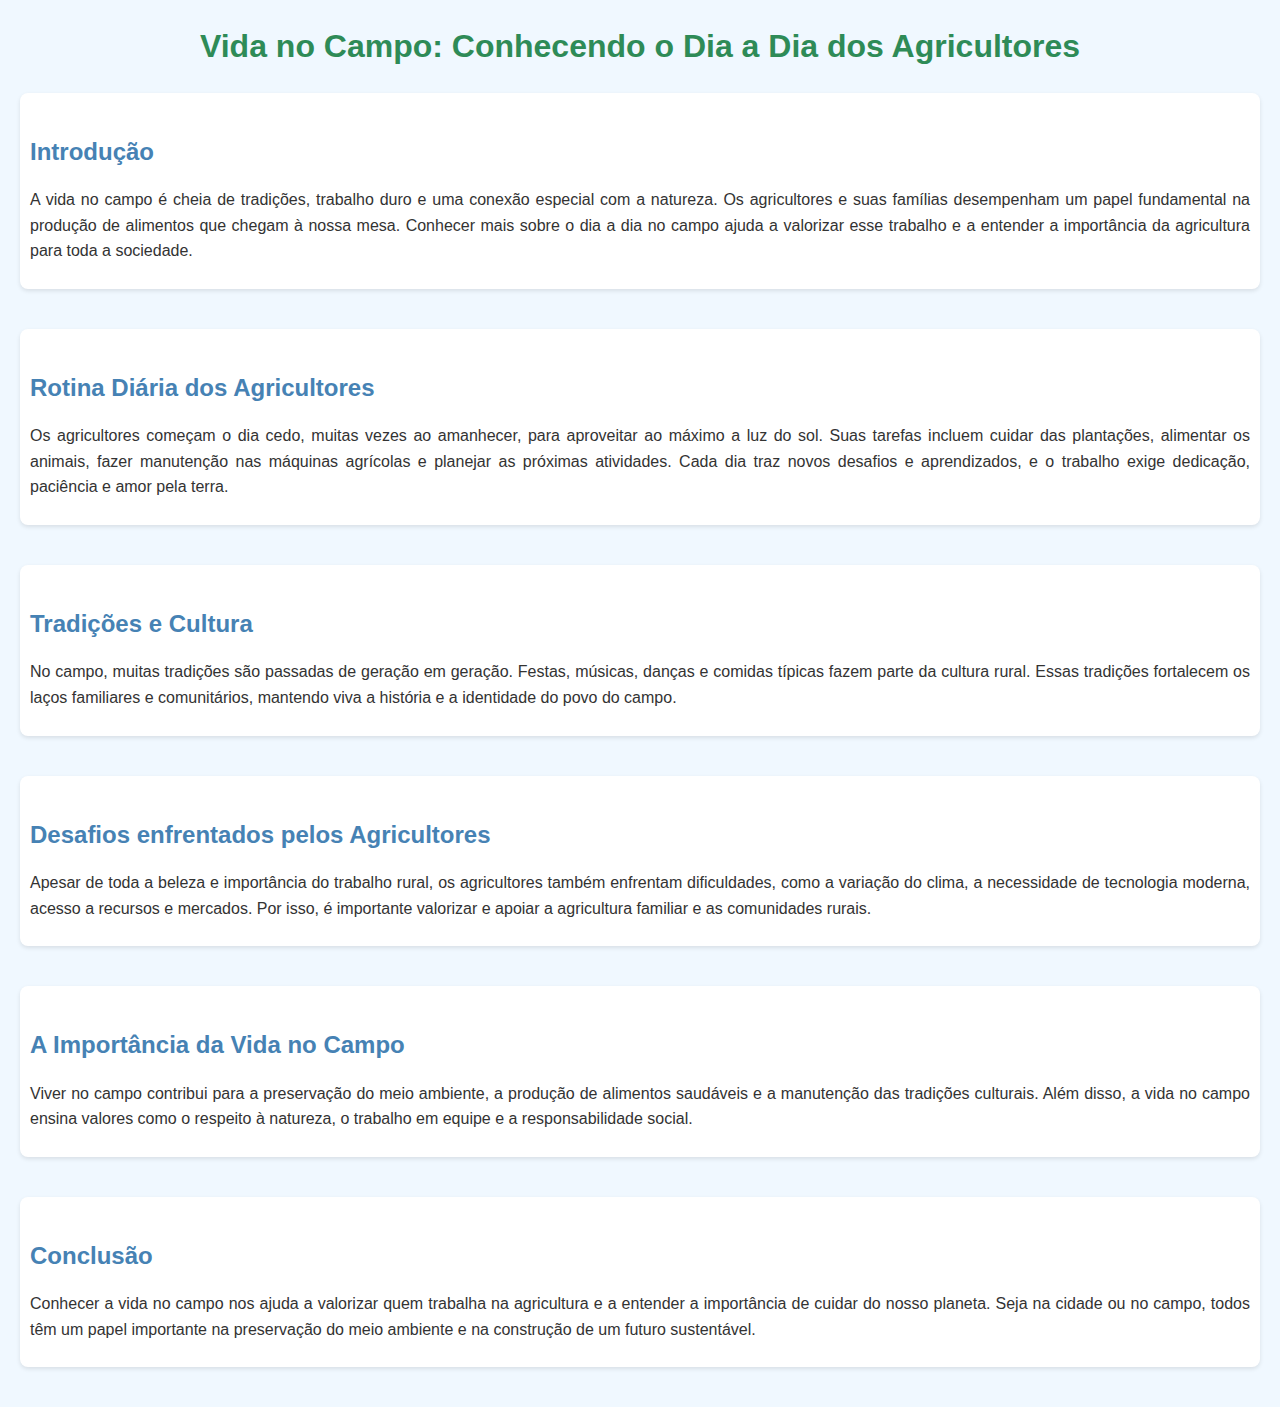
<file: 12345-main/index.html>
<!DOCTYPE html>
<html lang="pt-br">
<head>
    <meta charset="UTF-8" />
    <title>Vida no Campo</title>
    <style>
        body {
            font-family: Arial, sans-serif;
            margin: 20px;
            line-height: 1.6;
        }
        h1 {
            color: #2e8b57;
        }
        section {
            margin-bottom: 20px;
        }
        h2 {
            color: #4682b4;
        }
    </style>
    <link rel="stylesheet" href="style.css">
</head>
<body>
    <h1>Vida no Campo: Conhecendo o Dia a Dia dos Agricultores</h1>

    <section id="introducao">
        <h2>Introdução</h2>
        <p>
            A vida no campo é cheia de tradições, trabalho duro e uma conexão especial com a natureza. Os agricultores e suas famílias desempenham um papel fundamental na produção de alimentos que chegam à nossa mesa. Conhecer mais sobre o dia a dia no campo ajuda a valorizar esse trabalho e a entender a importância da agricultura para toda a sociedade.
        </p>
    </section>

    <section id="rotina">
        <h2>Rotina Diária dos Agricultores</h2>
        <p>
            Os agricultores começam o dia cedo, muitas vezes ao amanhecer, para aproveitar ao máximo a luz do sol. Suas tarefas incluem cuidar das plantações, alimentar os animais, fazer manutenção nas máquinas agrícolas e planejar as próximas atividades. Cada dia traz novos desafios e aprendizados, e o trabalho exige dedicação, paciência e amor pela terra.
        </p>
    </section>

    <section id="tradicões">
        <h2>Tradições e Cultura</h2>
        <p>
            No campo, muitas tradições são passadas de geração em geração. Festas, músicas, danças e comidas típicas fazem parte da cultura rural. Essas tradições fortalecem os laços familiares e comunitários, mantendo viva a história e a identidade do povo do campo.
        </p>
    </section>

    <section id="desafios">
        <h2>Desafios enfrentados pelos Agricultores</h2>
        <p>
            Apesar de toda a beleza e importância do trabalho rural, os agricultores também enfrentam dificuldades, como a variação do clima, a necessidade de tecnologia moderna, acesso a recursos e mercados. Por isso, é importante valorizar e apoiar a agricultura familiar e as comunidades rurais.
        </p>
    </section>

    <section id="importancia">
        <h2>A Importância da Vida no Campo</h2>
        <p>
            Viver no campo contribui para a preservação do meio ambiente, a produção de alimentos saudáveis e a manutenção das tradições culturais. Além disso, a vida no campo ensina valores como o respeito à natureza, o trabalho em equipe e a responsabilidade social.
        </p>
    </section>

    <section id="conclusao">
        <h2>Conclusão</h2>
        <p>
            Conhecer a vida no campo nos ajuda a valorizar quem trabalha na agricultura e a entender a importância de cuidar do nosso planeta. Seja na cidade ou no campo, todos têm um papel importante na preservação do meio ambiente e na construção de um futuro sustentável.
        </p>
    </section>
</body>
</html>
</file>
<file: 12345-main/style.css>
/* Estilos gerais do corpo da página */
body {
    font-family: Arial, sans-serif;
    background-color: #f0f8ff; /* Cor de fundo suave */
    color: #333; /* Cor do texto padrão */
    line-height: 1.6;
    margin: 20px;
}

/* Estilo para os títulos principais */
h1 {
    color: #2e8b57; /* Cor verde para o título principal */
    text-align: center;
    margin-bottom: 20px;
}

/* Estilo para os títulos de seções */
h2 {
    color: #4682b4; /* Cor azul para os subtítulos */
    margin-top: 30px;
    margin-bottom: 10px;
    font-size: 1.5em;
}

/* Parágrafos */
p {
    margin-bottom: 15px;
    font-size: 1em;
    text-align: justify;
}

/* Estilo para as listas, se houver */
ul {
    list-style-type: disc;
    margin-left: 20px;
}

/* Estilo para os itens de lista */
li {
    margin-bottom: 10px;
}

/* Adicionando espaçamento entre seções */
section {
    margin-bottom: 40px;
    padding: 10px;
    background-color: #ffffff; /* Fundo branco para destaque */
    border-radius: 8px;
    box-shadow: 0 2px 4px rgba(0,0,0,0.1);
}
</file>
